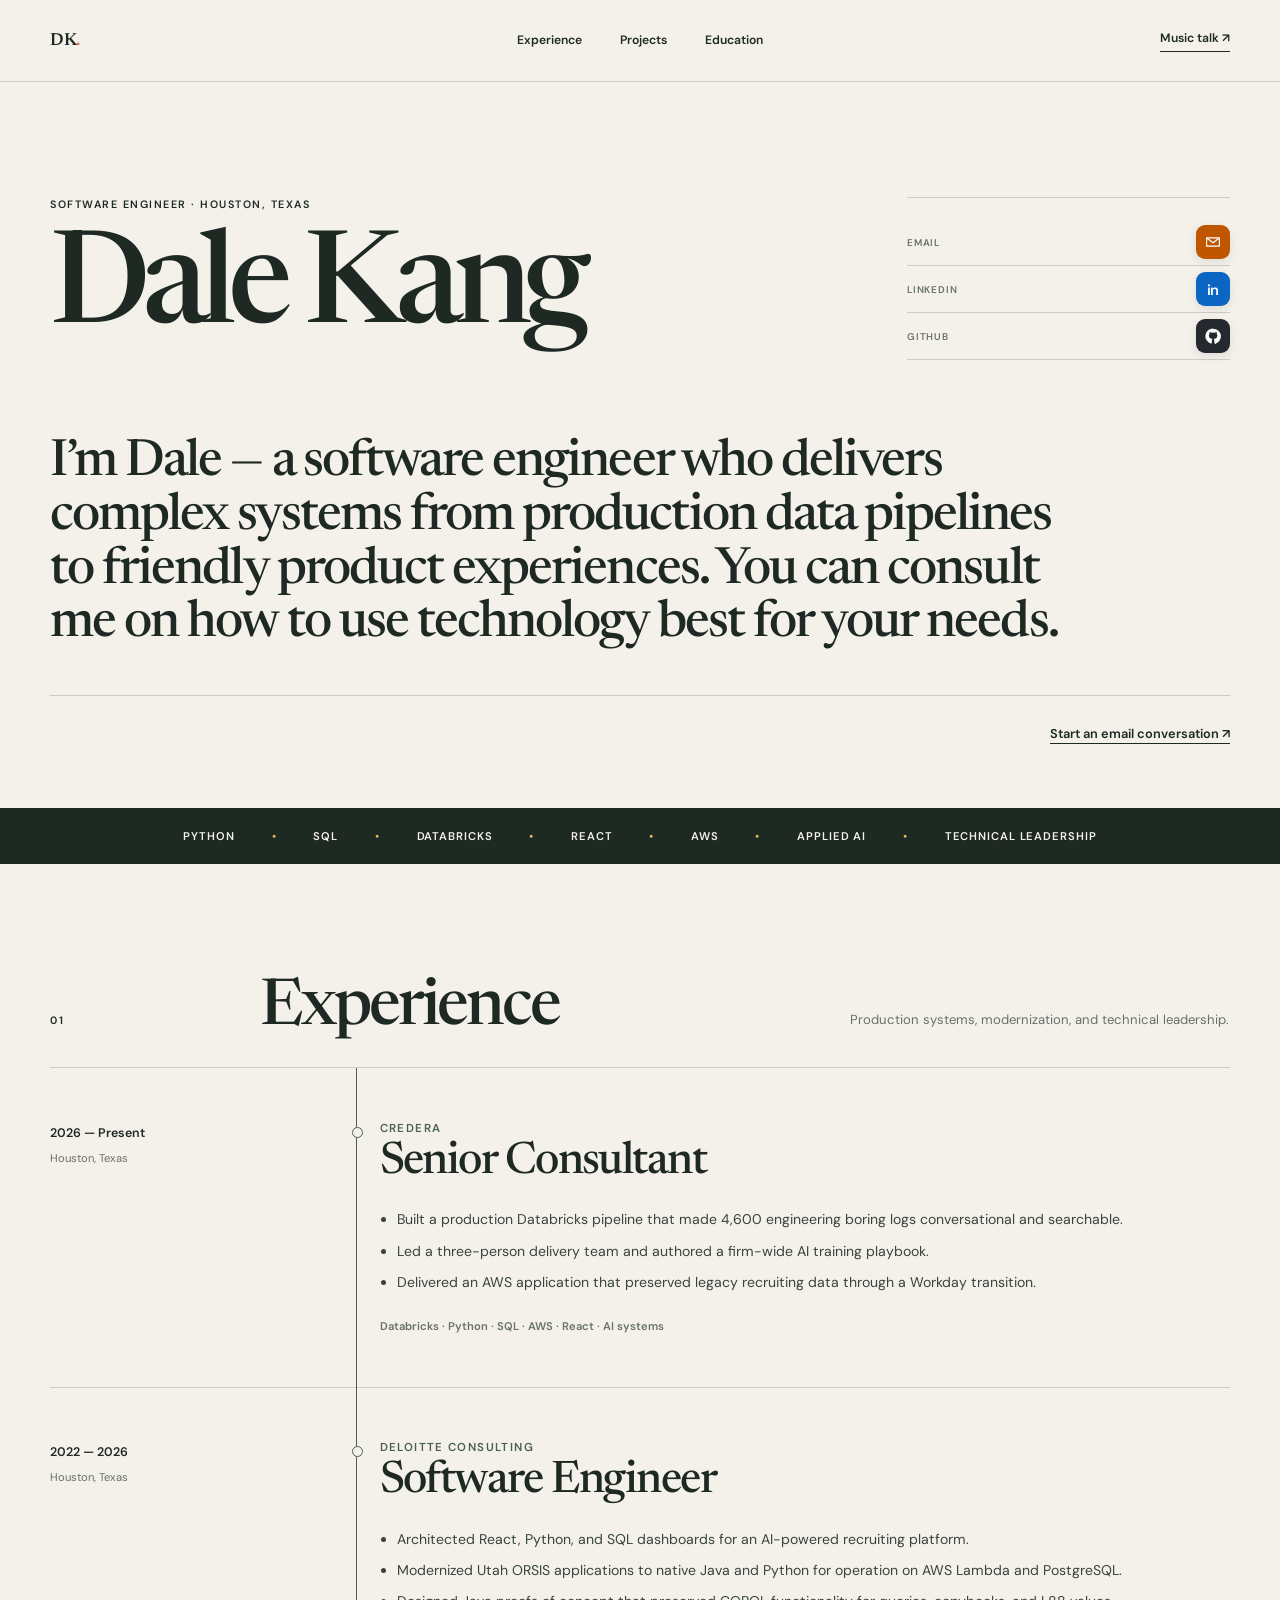
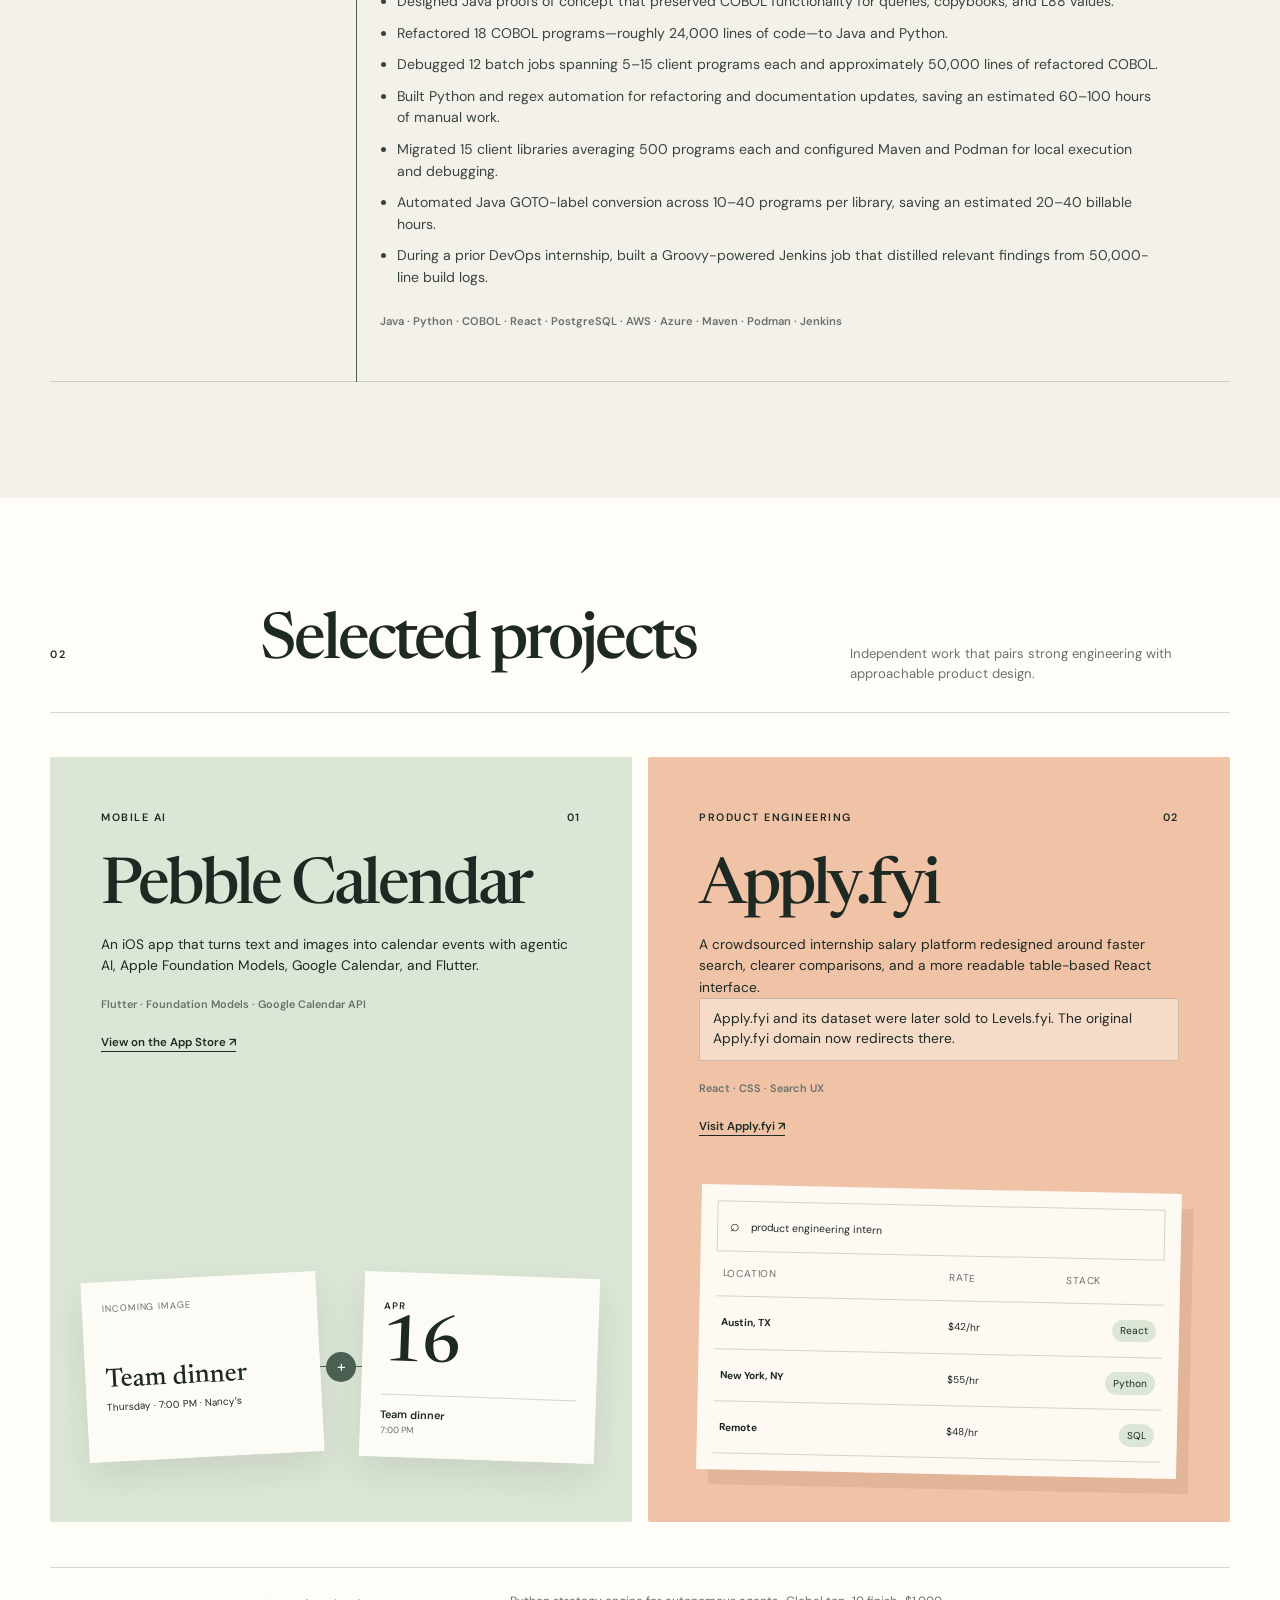
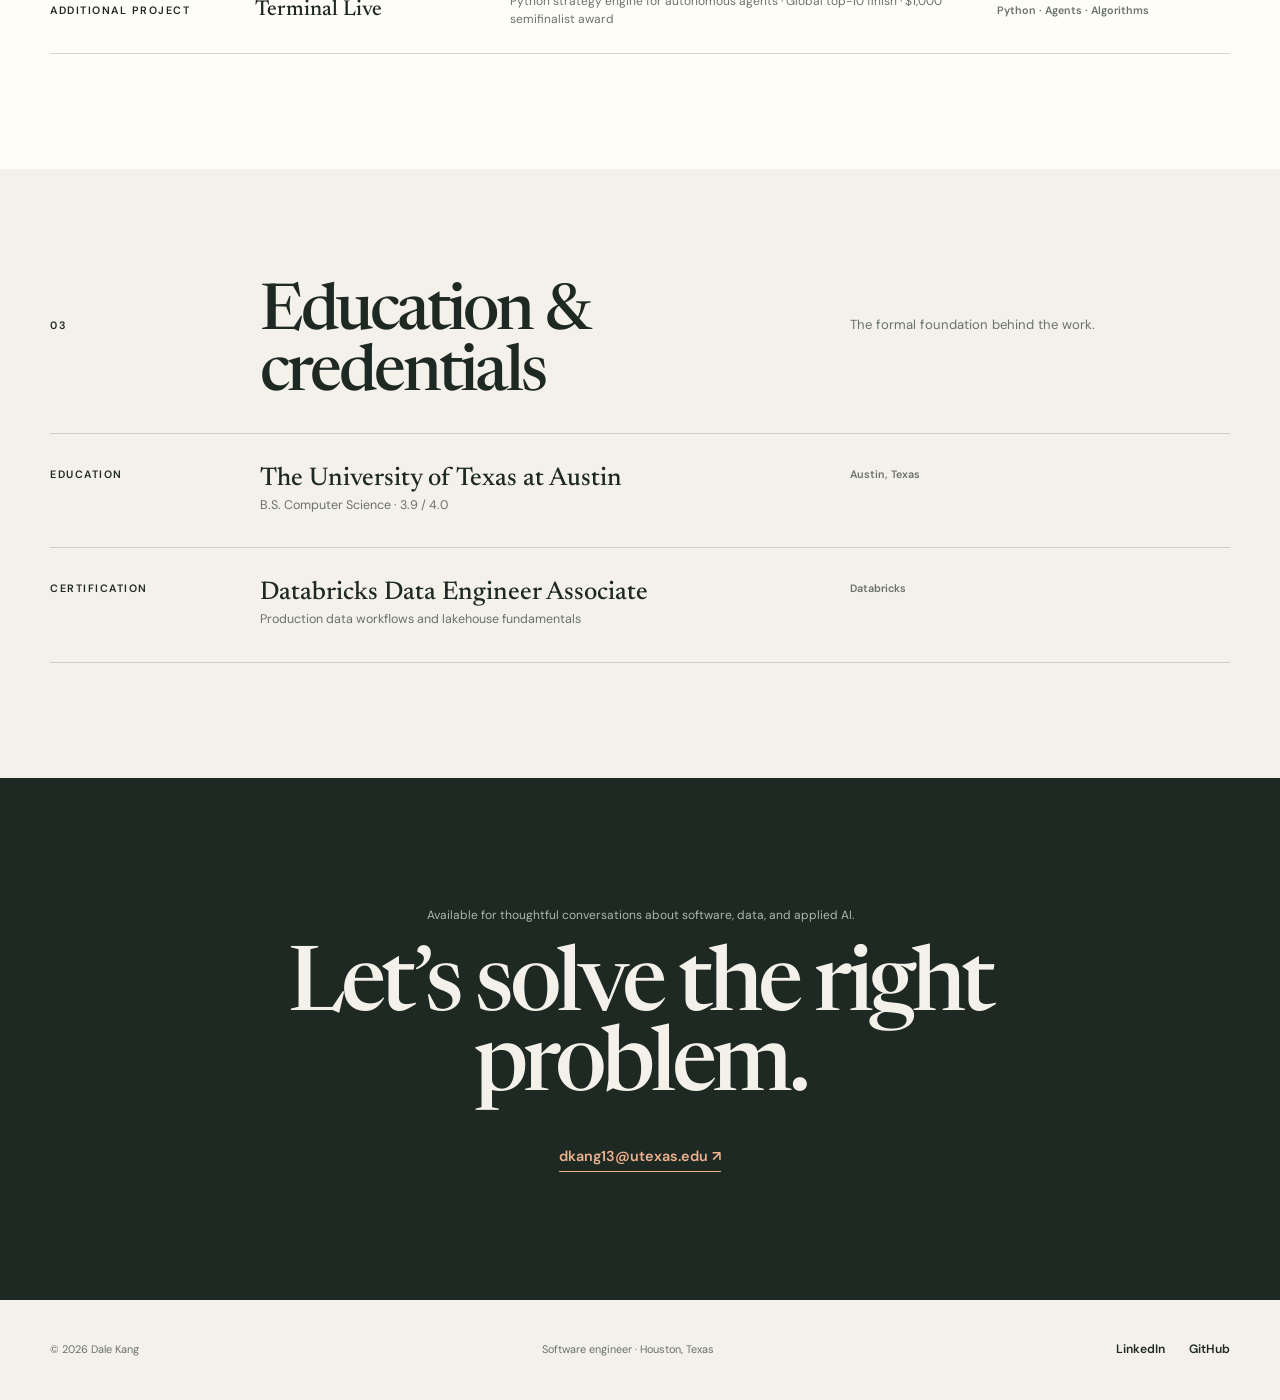
<file: index.html>
<!doctype html>
<html lang="en">
  <head>
    <meta charset="UTF-8" />
    <meta name="viewport" content="width=device-width, initial-scale=1.0" />
    <meta name="description" content="Dale Kang is a software engineer delivering complex systems, from production data pipelines to friendly product experiences." />
    <meta name="theme-color" content="#f4f1ea" />
    <meta property="og:title" content="Dale Kang — Software Engineer" />
    <meta property="og:description" content="Experience, selected projects, and contact information for software engineer Dale Kang." />
    <meta property="og:type" content="website" />
    <title>Dale Kang — Software Engineer</title>
    <link rel="icon" href="favicon.svg" type="image/svg+xml" />
    <link rel="preconnect" href="https://fonts.googleapis.com" />
    <link rel="preconnect" href="https://fonts.gstatic.com" crossorigin />
    <link href="https://fonts.googleapis.com/css2?family=DM+Sans:wght@400;500;600&family=Newsreader:opsz,wght@6..72,500;6..72,600&display=swap" rel="stylesheet" />
    <link rel="stylesheet" href="styles.css" />
    <script src="script.js" defer></script>
  </head>
  <body>
    <a class="skip-link" href="#main">Skip to content</a>

    <header class="site-header" data-header>
      <a class="wordmark" href="#top" aria-label="Dale Kang, home">DK<span>.</span></a>
      <nav aria-label="Primary navigation">
        <a href="#experience">Experience</a>
        <a href="#projects">Projects</a>
        <a href="#education">Education</a>
      </nav>
      <a class="header-link" href="classical-music.html">Music talk <span aria-hidden="true">↗</span></a>
    </header>

    <main id="main">
      <section class="resume-hero" id="top">
        <div class="hero-heading">
          <p class="kicker">Software engineer · Houston, Texas</p>
          <h1>Dale Kang</h1>
        </div>

        <div class="contact-list" aria-label="Contact information">
          <div class="contact-item">
            <span class="contact-label">Email</span>
            <a class="contact-icon-button contact-email" href="mailto:dkang13@utexas.edu" aria-label="Send Dale an email">
              <svg viewBox="0 0 24 24" aria-hidden="true"><path d="M3.5 6.5h17v11h-17z"/><path d="m4 7 8 6 8-6"/></svg>
            </a>
          </div>
          <div class="contact-item">
            <span class="contact-label">LinkedIn</span>
            <a class="contact-icon-button contact-linkedin contact-logo-type" href="https://www.linkedin.com/in/dale-kang-77a253178" target="_blank" rel="noreferrer" aria-label="View Dale's LinkedIn profile">in</a>
          </div>
          <div class="contact-item">
            <span class="contact-label">GitHub</span>
            <a class="contact-icon-button contact-github" href="https://github.com/dmkang13" target="_blank" rel="noreferrer" aria-label="View Dale's GitHub projects">
              <svg viewBox="0 0 24 24" aria-hidden="true"><path d="M12 2.7a9.5 9.5 0 0 0-3 18.5c.5.1.7-.2.7-.5v-1.8c-2.8.6-3.4-1.2-3.4-1.2-.5-1.2-1.1-1.5-1.1-1.5-.9-.6.1-.6.1-.6 1 0 1.6 1.1 1.6 1.1.9 1.6 2.4 1.1 2.9.9.1-.7.4-1.1.6-1.3-2.3-.3-4.7-1.1-4.7-5.1 0-1.1.4-2 1-2.7-.1-.3-.4-1.3.1-2.7 0 0 .8-.3 2.8 1a9.6 9.6 0 0 1 5.1 0c2-1.3 2.8-1 2.8-1 .5 1.4.2 2.4.1 2.7.6.7 1 1.6 1 2.7 0 4-2.4 4.8-4.7 5.1.4.3.7 1 .7 1.9v2.8c0 .4.2.6.7.5a9.5 9.5 0 0 0-3.1-18.5Z"/></svg>
            </a>
          </div>
        </div>

        <p class="hero-statement">
          I’m Dale — a software engineer who delivers complex systems from production data
          pipelines to friendly product experiences. You can consult me on how to use technology
          best for your needs.
        </p>

        <div class="hero-summary">
          <a class="resume-link" href="mailto:dkang13@utexas.edu">Start an email conversation <span aria-hidden="true">↗</span></a>
        </div>
      </section>

      <section class="resume-strip" aria-label="Core capabilities">
        <span>Python</span><span>SQL</span><span>Databricks</span><span>React</span><span>AWS</span><span>Applied AI</span><span>Technical leadership</span>
      </section>

      <section class="resume-section experience-section" id="experience">
        <header class="section-label">
          <p>01</p>
          <h2>Experience</h2>
          <p>Production systems, modernization, and technical leadership.</p>
        </header>

        <div class="timeline" data-timeline>
          <div class="timeline-line" aria-hidden="true"><span></span></div>
          <article class="role timeline-item">
            <div class="role-meta"><time>2026 — Present</time><p>Houston, Texas</p></div>
            <div class="role-body">
              <p class="company">Credera</p>
              <h3>Senior Consultant</h3>
              <ul>
                <li>Built a production Databricks pipeline that made 4,600 engineering boring logs conversational and searchable.</li>
                <li>Led a three-person delivery team and authored a firm-wide AI training playbook.</li>
                <li>Delivered an AWS application that preserved legacy recruiting data through a Workday transition.</li>
              </ul>
              <p class="role-skills">Databricks · Python · SQL · AWS · React · AI systems</p>
            </div>
          </article>

          <article class="role timeline-item">
            <div class="role-meta"><time>2022 — 2026</time><p>Houston, Texas</p></div>
            <div class="role-body">
              <p class="company">Deloitte Consulting</p>
              <h3>Software Engineer</h3>
              <ul>
                <li>Architected React, Python, and SQL dashboards for an AI-powered recruiting platform.</li>
                <li>Modernized Utah ORSIS applications to native Java and Python for operation on AWS Lambda and PostgreSQL.</li>
                <li>Designed Java proofs of concept that preserved COBOL functionality for queries, copybooks, and L88 values.</li>
                <li>Refactored 18 COBOL programs—roughly 24,000 lines of code—to Java and Python.</li>
                <li>Debugged 12 batch jobs spanning 5–15 client programs each and approximately 50,000 lines of refactored COBOL.</li>
                <li>Built Python and regex automation for refactoring and documentation updates, saving an estimated 60–100 hours of manual work.</li>
                <li>Migrated 15 client libraries averaging 500 programs each and configured Maven and Podman for local execution and debugging.</li>
                <li>Automated Java GOTO-label conversion across 10–40 programs per library, saving an estimated 20–40 billable hours.</li>
                <li>During a prior DevOps internship, built a Groovy-powered Jenkins job that distilled relevant findings from 50,000-line build logs.</li>
              </ul>
              <p class="role-skills">Java · Python · COBOL · React · PostgreSQL · AWS · Azure · Maven · Podman · Jenkins</p>
            </div>
          </article>
        </div>
      </section>

      <section class="resume-section projects-section" id="projects">
        <header class="section-label">
          <p>02</p>
          <h2>Selected projects</h2>
          <p>Independent work that pairs strong engineering with approachable product design.</p>
        </header>

        <div class="project-grid">
          <article class="project-card pebble-card">
            <div class="project-card-copy">
              <div class="project-topline"><span>Mobile AI</span><span>01</span></div>
              <h3>Pebble Calendar</h3>
              <p>An iOS app that turns text and images into calendar events with agentic AI, Apple Foundation Models, Google Calendar, and Flutter.</p>
              <p class="project-tech">Flutter · Foundation Models · Google Calendar API</p>
              <a href="https://apps.apple.com/us/app/pebble-calendar-v1/id6778887411" target="_blank" rel="noreferrer">View on the App Store <span aria-hidden="true">↗</span></a>
            </div>
            <div class="pebble-demo" aria-label="Illustration of Pebble Calendar converting a photo into an event">
              <div class="source-note"><span>Incoming image</span><strong>Team dinner</strong><small>Thursday · 7:00 PM · Nancy’s</small></div>
              <div class="conversion-path" aria-hidden="true"><span>+</span></div>
              <div class="calendar-result"><span>APR</span><strong>16</strong><p>Team dinner<small>7:00 PM</small></p></div>
            </div>
          </article>

          <article class="project-card apply-card">
            <div class="project-card-copy">
              <div class="project-topline"><span>Product engineering</span><span>02</span></div>
              <h3>Apply.fyi</h3>
              <p>A crowdsourced internship salary platform redesigned around faster search, clearer comparisons, and a more readable table-based React interface.</p>
              <p class="project-note">Apply.fyi and its dataset were later sold to Levels.fyi. The original Apply.fyi domain now redirects there.</p>
              <p class="project-tech">React · CSS · Search UX</p>
              <a href="https://apply.fyi" target="_blank" rel="noreferrer">Visit Apply.fyi <span aria-hidden="true">↗</span></a>
            </div>
            <div class="salary-table" aria-label="Illustration of internship results in Apply.fyi">
              <div class="salary-search"><span aria-hidden="true">⌕</span> product engineering intern</div>
              <div class="salary-row salary-head"><span>Location</span><span>Rate</span><span>Stack</span></div>
              <div class="salary-row"><strong>Austin, TX</strong><span>$42/hr</span><em>React</em></div>
              <div class="salary-row"><strong>New York, NY</strong><span>$55/hr</span><em>Python</em></div>
              <div class="salary-row"><strong>Remote</strong><span>$48/hr</span><em>SQL</em></div>
            </div>
          </article>
        </div>

        <div class="additional-project" aria-label="Additional project">
          <span>Additional project</span><strong>Terminal Live</strong>
          <p>Python strategy engine for autonomous agents · Global top-10 finish · $1,000 semifinalist award</p>
          <span>Python · Agents · Algorithms</span>
        </div>
      </section>

      <section class="resume-section credentials-section" id="education">
        <header class="section-label">
          <p>03</p>
          <h2>Education &amp; credentials</h2>
          <p>The formal foundation behind the work.</p>
        </header>
        <div class="credential-list">
          <article><span>Education</span><div><h3>The University of Texas at Austin</h3><p>B.S. Computer Science · 3.9 / 4.0</p></div><span>Austin, Texas</span></article>
          <article><span>Certification</span><div><h3>Databricks Data Engineer Associate</h3><p>Production data workflows and lakehouse fundamentals</p></div><span>Databricks</span></article>
        </div>
      </section>

      <section class="contact-section">
        <p>Available for thoughtful conversations about software, data, and applied AI.</p>
        <h2>Let’s solve the right problem.</h2>
        <a href="mailto:dkang13@utexas.edu">dkang13@utexas.edu <span aria-hidden="true">↗</span></a>
      </section>
    </main>

    <footer>
      <p>© <span data-year></span> Dale Kang</p>
      <p>Software engineer · Houston, Texas</p>
      <div>
        <a href="https://www.linkedin.com/in/dale-kang-77a253178" target="_blank" rel="noreferrer">LinkedIn</a>
        <a href="https://github.com/dmkang13" target="_blank" rel="noreferrer">GitHub</a>
      </div>
    </footer>
  </body>
</html>
</file>
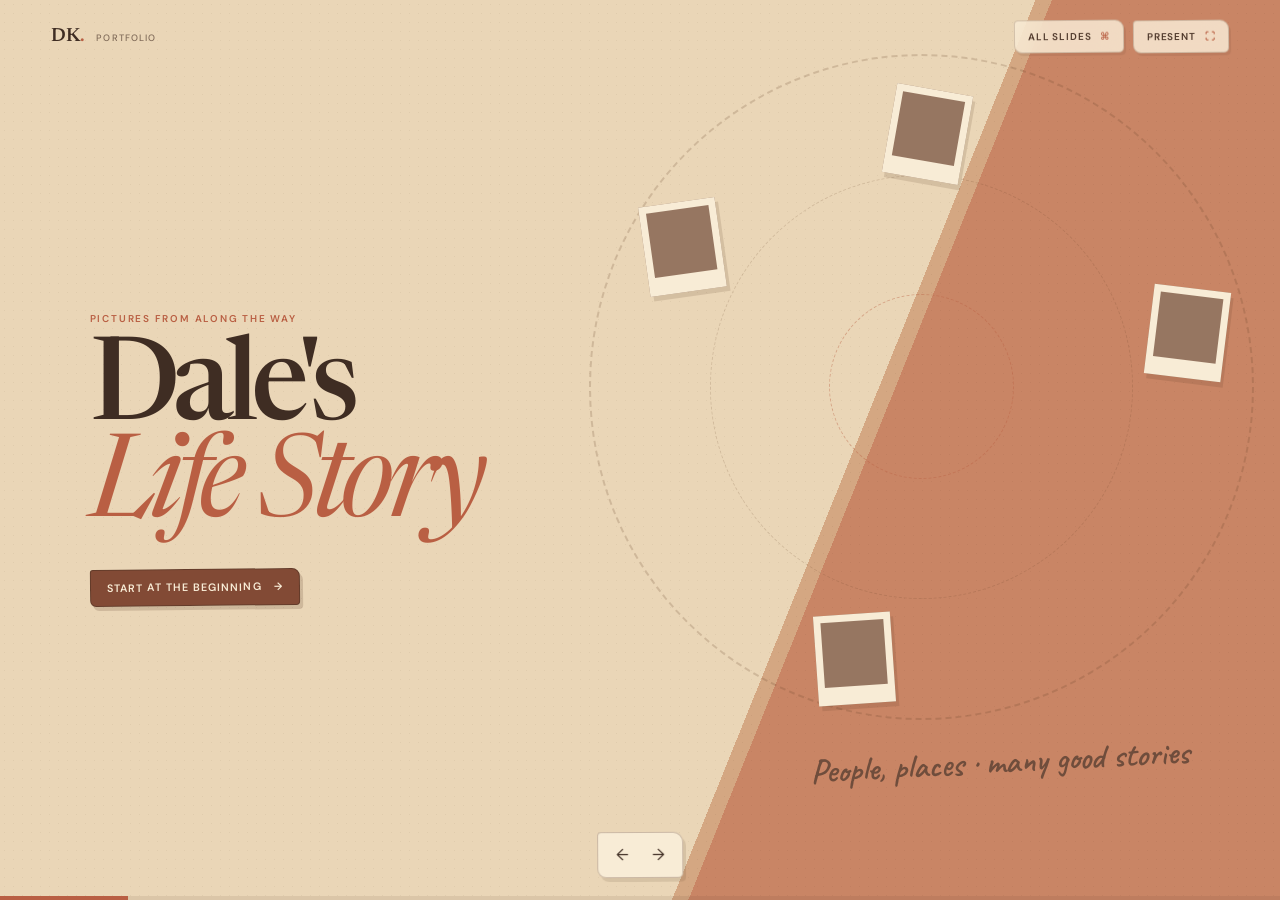
<file: life-story.html>
<!doctype html>
<html lang="en">
  <head>
    <meta charset="UTF-8" />
    <meta name="viewport" content="width=device-width, initial-scale=1.0" />
    <meta name="theme-color" content="#171310" />
    <meta
      name="description"
      content="Dale's Life Story — a photo presentation through the places, people, and music that shaped him."
    />
    <title>Dale's Life Story</title>
    <link rel="preconnect" href="https://fonts.googleapis.com" />
    <link rel="preconnect" href="https://fonts.gstatic.com" crossorigin />
    <link
      href="https://fonts.googleapis.com/css2?family=Caveat:wght@500;600&family=DM+Sans:wght@400;500;600&family=Newsreader:opsz,wght@6..72,400;6..72,500;6..72,600&display=swap"
      rel="stylesheet"
    />
    <link rel="stylesheet" href="life-story.css?v=centered-photo-stage" />
    <script src="life-story.js?v=dynamic-photo-discovery" defer></script>
  </head>
  <body>
    <a class="skip-link" href="#story-deck">Skip to the story</a>

    <header class="story-header">
      <a class="back-link" href="index.html" aria-label="Back to Dale Kang's portfolio">
        DK<span>.</span> <small>Portfolio</small>
      </a>
      <div class="header-actions">
        <button type="button" data-overview aria-haspopup="dialog">All slides <span>⌘</span></button>
        <button type="button" data-fullscreen>Present <span>⛶</span></button>
      </div>
    </header>

    <main class="story-deck" id="story-deck"></main>

    <nav class="deck-controls" aria-label="Slide navigation">
      <button type="button" data-prev aria-label="Previous slide">←</button>
      <button type="button" data-next aria-label="Next slide">→</button>
    </nav>
    <div class="progress" aria-hidden="true"><span data-progress></span></div>

    <dialog class="overview" data-overview-dialog>
      <div class="overview-head">
        <div><p class="eyebrow">Dale's Life Story</p><h2>Choose a moment</h2></div>
        <button type="button" data-close-overview>Close <span>×</span></button>
      </div>
      <nav class="overview-grid" aria-label="Presentation slides"></nav>
    </dialog>

    <dialog class="photo-viewer" data-photo-viewer>
      <div class="viewer-top">
        <p data-viewer-title>Photo</p>
        <button type="button" data-close-viewer>Close <span>×</span></button>
      </div>
      <div class="viewer-stage">
        <button type="button" data-viewer-prev aria-label="Previous photo">←</button>
        <img data-viewer-image alt="" />
        <button type="button" data-viewer-next aria-label="Next photo">→</button>
      </div>
      <p class="viewer-count" data-viewer-count></p>
    </dialog>
  </body>
</html>
</file>
<file: styles.css>
:root {
  --ink: #1e2924;
  --muted: #69716c;
  --paper: #f4f1ea;
  --cream: #fffdf8;
  --sage: #c8d6c1;
  --sage-deep: #496052;
  --peach: #efb28f;
  --gold: #e4ba5d;
  --line: rgba(30, 41, 36, 0.18);
  --serif: "Newsreader", Georgia, serif;
  --sans: "DM Sans", system-ui, sans-serif;
}

* { box-sizing: border-box; }
html { scroll-behavior: smooth; }
body {
  margin: 0;
  color: var(--ink);
  background: var(--paper);
  font-family: var(--sans);
  line-height: 1.55;
  -webkit-font-smoothing: antialiased;
}
a { color: inherit; }
.skip-link { position: fixed; top: -100px; left: 1rem; z-index: 20; padding: .65rem 1rem; color: white; background: var(--ink); }
.skip-link:focus { top: 1rem; }

.site-header {
  position: sticky;
  top: 0;
  z-index: 10;
  width: 100%;
  min-height: 82px;
  margin: 0 auto;
  padding-inline: max(24px, calc((100% - 1180px) / 2));
  display: grid;
  grid-template-columns: 1fr auto 1fr;
  align-items: center;
  background: rgba(244, 241, 234, .94);
  border-bottom: 1px solid var(--line);
  backdrop-filter: blur(14px);
  -webkit-backdrop-filter: blur(14px);
}
.wordmark { justify-self: start; font: 600 1.1rem var(--serif); letter-spacing: -.02em; text-decoration: none; }
.wordmark span { color: #c9694f; }
nav { display: flex; justify-content: center; gap: clamp(1.2rem, 3vw, 2.6rem); }
nav a, .header-link, footer a { font-size: .76rem; font-weight: 600; text-decoration: none; }
nav a:hover, .header-link:hover, footer a:hover { color: var(--sage-deep); }
.header-link { justify-self: end; padding-bottom: .15rem; border-bottom: 1px solid currentColor; }

.resume-hero, .resume-section, footer {
  width: min(1180px, calc(100% - 48px));
  margin-inline: auto;
}
.resume-hero {
  min-height: 680px;
  padding: clamp(4.5rem, 9vw, 8rem) 0 4rem;
  display: grid;
  grid-template-columns: minmax(0, 1.65fr) minmax(270px, .7fr);
  gap: 2.7rem 6rem;
  align-content: center;
}
.kicker, .section-label > p:first-child, .project-topline, .additional-project > span, .credential-list article > span {
  margin: 0;
  font-size: .67rem;
  font-weight: 600;
  letter-spacing: .14em;
  text-transform: uppercase;
}
.hero-heading { display: grid; gap: .8rem; }
.hero-heading .kicker { line-height: 1.4; }
h1 { margin: 0; font: 500 clamp(4.8rem, 10vw, 9.4rem)/.88 var(--serif); letter-spacing: -.065em; }
.contact-list { align-self: end; padding-top: 1.3rem; border-top: 1px solid var(--line); }
.contact-item { display: flex; align-items: center; justify-content: space-between; min-height: 46px; padding: .38rem 0; border-bottom: 1px solid var(--line); }
.contact-icon-button { width: 34px; height: 34px; display: grid; place-items: center; border-radius: 9px; color: white; text-decoration: none; box-shadow: 0 3px 9px rgba(30,41,36,.1); transition: transform .2s ease, box-shadow .2s ease; }
.contact-icon-button:hover { transform: translateY(-2px); box-shadow: 0 6px 14px rgba(30,41,36,.16); }
.contact-icon-button:focus-visible { outline: 2px solid var(--ink); outline-offset: 3px; }
.contact-icon-button svg { width: 18px; height: 18px; fill: currentColor; stroke: currentColor; stroke-width: 1.5; stroke-linecap: round; stroke-linejoin: round; }
.contact-email { background: #bf5700; }
.contact-email svg { fill: none; }
.contact-linkedin { background: #0a66c2; }
.contact-github { background: #24292f; }
.contact-logo-type { padding-top: 2px; font-size: .92rem; font-weight: 600; letter-spacing: -.04em; }
.contact-label { color: var(--muted); font-size: .61rem; font-weight: 600; letter-spacing: .08em; text-transform: uppercase; }
.hero-statement {
  grid-column: 1 / -1;
  max-width: 1050px;
  margin: 2.1rem 0 0;
  font: 500 clamp(2rem, 4vw, 4rem)/1.05 var(--serif);
  letter-spacing: -.038em;
}
.hero-summary { grid-column: 1 / -1; display: grid; justify-items: end; padding-top: 1.7rem; border-top: 1px solid var(--line); }
.resume-link { font-size: .8rem; font-weight: 600; text-decoration: none; border-bottom: 1px solid; }

.resume-strip { display: flex; flex-wrap: wrap; justify-content: center; gap: .9rem 2.3rem; padding: 1.2rem max(24px, calc((100% - 1180px) / 2)); color: var(--paper); background: var(--ink); }
.resume-strip span { font-size: .7rem; font-weight: 600; letter-spacing: .08em; text-transform: uppercase; }
.resume-strip span::before { content: "•"; margin-right: 2.3rem; color: var(--gold); }
.resume-strip span:first-child::before { content: none; }

.resume-section { padding: clamp(5rem, 9vw, 8.5rem) 0; }
.section-label { display: grid; grid-template-columns: .35fr 1.1fr .75fr; align-items: baseline; gap: 2rem; padding-bottom: 1.7rem; border-bottom: 1px solid var(--line); }
.section-label h2 { margin: 0; font: 500 clamp(2.6rem, 5vw, 5rem)/.95 var(--serif); letter-spacing: -.045em; }
.section-label > p:last-child { max-width: 390px; margin: 0; color: var(--muted); font-size: .82rem; }

.timeline { position: relative; }
.timeline-line { position: absolute; top: 0; bottom: 0; left: calc(26% - 1px); width: 1px; overflow: hidden; background: var(--line); }
.timeline-line span { display: block; width: 100%; height: 100%; background: var(--sage-deep); transform: scaleY(0); transform-origin: top; transition: transform 1.3s cubic-bezier(.22,1,.36,1); }
.timeline.is-visible .timeline-line span { transform: scaleY(1); }
.role { position: relative; display: grid; grid-template-columns: .35fr 1fr; gap: 2rem; padding: 3.2rem 0; border-bottom: 1px solid var(--line); }
.role::before { content: ""; position: absolute; top: 3.65rem; left: calc(26% - 5px); width: 9px; height: 9px; border-radius: 50%; background: var(--paper); border: 1px solid var(--sage-deep); transform: scale(0); transition: transform .45s ease .4s, background .3s ease; }
.timeline.is-visible .role::before { transform: scale(1); }
.role:hover::before { background: var(--sage-deep); }
.role-meta time { font-size: .78rem; font-weight: 600; }
.role-meta p { margin: .35rem 0 0; color: var(--muted); font-size: .7rem; }
.company { margin: 0 0 .2rem; color: var(--sage-deep); font-size: .72rem; font-weight: 600; text-transform: uppercase; letter-spacing: .12em; }
.role h3 { margin: 0; font: 500 clamp(2rem, 3.5vw, 3.1rem)/1 var(--serif); letter-spacing: -.035em; }
.role ul { max-width: 780px; margin: 1.5rem 0; padding-left: 1.1rem; color: #38443e; font-size: .88rem; }
.role li + li { margin-top: .6rem; }
.role-skills { margin: 0; color: var(--muted); font-size: .7rem; font-weight: 600; }

.projects-section { width: 100%; padding-inline: max(24px, calc((100% - 1180px) / 2)); background: var(--cream); }
.project-grid { display: grid; grid-template-columns: 1fr 1fr; gap: 1rem; margin-top: 2.8rem; }
.project-card { min-height: 690px; display: flex; flex-direction: column; overflow: hidden; border-radius: 2px; }
.pebble-card { background: #dce6d6; }
.apply-card { background: #f0c3a6; }
.project-card-copy { padding: clamp(1.8rem, 4vw, 3.4rem); }
.project-topline { display: flex; justify-content: space-between; }
.project-card h3 { margin: 2.2rem 0 1rem; font: 500 clamp(2.8rem, 5vw, 4.8rem)/.9 var(--serif); letter-spacing: -.05em; }
.project-card-copy > p:not(.project-tech) { max-width: 480px; margin: 0; font-size: .86rem; }
.project-card-copy > .project-note { width: fit-content; margin-top: 1.25rem; padding: .65rem .8rem; border: 1px solid rgba(30,41,36,.2); border-radius: 2px; background: rgba(255,253,248,.42); font-size: .68rem; line-height: 1.45; }
.project-tech { margin: 1.2rem 0 0; color: var(--muted); font-size: .68rem; font-weight: 600; }
.project-card-copy > a { display: inline-block; margin-top: 1.3rem; font-size: .72rem; font-weight: 600; text-decoration: none; border-bottom: 1px solid; }
.pebble-demo { min-height: 310px; margin-top: auto; padding: 2.2rem; display: grid; grid-template-columns: 1fr 42px 1fr; align-items: center; }
.source-note, .calendar-result { min-height: 180px; padding: 1.25rem; background: rgba(255,253,248,.94); box-shadow: 0 14px 35px rgba(30,41,36,.1); }
.source-note { transform: rotate(-3deg); }
.source-note span { display: block; color: var(--muted); font-size: .58rem; text-transform: uppercase; letter-spacing: .1em; }
.source-note strong { display: block; margin-top: 3.2rem; font: 500 1.65rem var(--serif); }
.source-note small { font-size: .62rem; }
.conversion-path { position: relative; z-index: 2; height: 1px; background: var(--sage-deep); }
.conversion-path span { position: absolute; top: 50%; left: 50%; width: 30px; height: 30px; display: grid; place-items: center; border-radius: 50%; color: white; background: var(--sage-deep); transform: translate(-50%, -50%); }
.calendar-result { transform: rotate(2deg); }
.calendar-result > span { font-size: .6rem; font-weight: 600; letter-spacing: .12em; }
.calendar-result > strong { display: block; font: 500 4rem/.9 var(--serif); }
.calendar-result p { margin: 1.2rem 0 0; padding-top: .7rem; border-top: 1px solid var(--line); font-size: .68rem; font-weight: 600; }
.calendar-result small { display: block; color: var(--muted); font-weight: 400; }
.salary-table { margin: auto clamp(1.5rem, 4vw, 3.4rem) 3rem; padding: 1rem; background: rgba(255,253,248,.94); box-shadow: 12px 15px 0 rgba(102,63,43,.1); transform: rotate(1.2deg); }
.salary-search { padding: .75rem; border: 1px solid var(--line); font-size: .65rem; }
.salary-search span { margin-right: .5rem; font-size: 1rem; }
.salary-row { display: grid; grid-template-columns: 1.2fr .6fr .5fr; gap: .5rem; align-items: center; padding: .9rem .4rem; border-bottom: 1px solid var(--line); font-size: .63rem; }
.salary-head { color: var(--muted); text-transform: uppercase; letter-spacing: .08em; }
.salary-row em { justify-self: end; padding: .22rem .5rem; background: #dce6d6; border-radius: 30px; font-style: normal; }
.additional-project { display: grid; grid-template-columns: .55fr .7fr 1.4fr .7fr; gap: 1.4rem; align-items: center; margin-top: 2.8rem; padding: 1.5rem 0; border-top: 1px solid var(--line); border-bottom: 1px solid var(--line); }
.additional-project strong { font: 500 1.35rem var(--serif); }
.additional-project p { margin: 0; color: var(--muted); font-size: .75rem; }
.additional-project > span:last-child { color: var(--muted); letter-spacing: 0; text-transform: none; }

.credential-list { border-top: 0; }
.credential-list article { display: grid; grid-template-columns: .35fr 1.1fr .75fr; gap: 2rem; align-items: start; padding: 2rem 0; border-bottom: 1px solid var(--line); }
.credential-list h3 { margin: 0; font: 500 1.6rem var(--serif); }
.credential-list article p { margin: .25rem 0 0; color: var(--muted); font-size: .78rem; }
.credential-list article > span:last-child { color: var(--muted); letter-spacing: 0; text-transform: none; }

.contact-section { padding: clamp(5rem, 10vw, 9rem) 24px; text-align: center; color: var(--paper); background: var(--ink); }
.contact-section p { margin: 0 0 1.5rem; color: #abb7b0; font-size: .75rem; }
.contact-section h2 { max-width: 900px; margin: 0 auto; font: 500 clamp(3rem, 7vw, 6.5rem)/.9 var(--serif); letter-spacing: -.05em; }
.contact-section a { display: inline-block; margin-top: 2.2rem; padding-bottom: .2rem; color: var(--peach); font-size: .9rem; font-weight: 600; text-decoration: none; border-bottom: 1px solid; }
footer { min-height: 100px; display: flex; align-items: center; justify-content: space-between; gap: 2rem; }
footer p { margin: 0; color: var(--muted); font-size: .68rem; }
footer div { display: flex; gap: 1.5rem; }

@media (max-width: 800px) {
  .site-header { grid-template-columns: 1fr auto; padding: 1rem 16px; }
  nav { grid-row: 2; grid-column: 1 / -1; width: 100%; padding-top: 1rem; margin-top: 1rem; border-top: 1px solid var(--line); }
  .resume-hero, .resume-section, footer { width: min(100% - 32px, 1180px); }
  .resume-hero { min-height: 0; grid-template-columns: 1fr; gap: 2.4rem; }
  .contact-list { align-self: auto; }
  .hero-statement, .hero-summary { grid-column: 1; }
  .hero-summary { grid-template-columns: 1fr; align-items: start; }
  .section-label { grid-template-columns: 80px 1fr; }
  .section-label > p:last-child { grid-column: 2; }
  .timeline-line { left: 80px; }
  .role { grid-template-columns: 80px 1fr; }
  .role::before { left: 76px; }
  .project-grid { grid-template-columns: 1fr; }
  .project-card { min-height: 640px; }
  .additional-project { grid-template-columns: 1fr 2fr; }
  .additional-project p, .additional-project > span:last-child { grid-column: 2; }
  .credential-list article { grid-template-columns: 100px 1fr; }
  .credential-list article > span:last-child { grid-column: 2; }
}

@media (max-width: 520px) {
  .header-link { font-size: .68rem; }
  nav { gap: 1.15rem; }
  nav a { font-size: .7rem; }
  .resume-hero { padding-top: 4rem; }
  h1 { font-size: clamp(4rem, 23vw, 6.5rem); }
  .hero-statement { font-size: 1.9rem; }
  .section-label { grid-template-columns: 1fr; gap: .75rem; }
  .section-label > p:last-child { grid-column: 1; }
  .timeline { padding-left: 1.4rem; }
  .timeline-line { left: 0; }
  .role { grid-template-columns: 1fr; gap: 1.1rem; }
  .role::before { left: -1.65rem; }
  .role ul { padding-left: 1rem; }
  .projects-section { padding-left: 16px; padding-right: 16px; }
  .project-card { min-height: 610px; }
  .pebble-demo { padding: 1rem; grid-template-columns: 1fr 20px 1fr; }
  .source-note, .calendar-result { min-height: 160px; padding: .85rem; }
  .source-note strong { margin-top: 2.6rem; font-size: 1.3rem; }
  .calendar-result > strong { font-size: 3.3rem; }
  .conversion-path span { width: 25px; height: 25px; }
  .salary-table { margin-inline: 1rem; }
  .salary-row { grid-template-columns: 1fr .55fr .5fr; }
  .additional-project { grid-template-columns: 1fr; gap: .45rem; }
  .additional-project p, .additional-project > span:last-child { grid-column: 1; }
  .credential-list article { grid-template-columns: 1fr; gap: .65rem; }
  .credential-list article > span:last-child { grid-column: 1; }
  footer { padding: 1.8rem 0; align-items: flex-start; flex-direction: column; }
}

@media (prefers-reduced-motion: reduce) {
  html { scroll-behavior: auto; }
  *, *::before, *::after { scroll-behavior: auto !important; transition-duration: .01ms !important; }
  .timeline-line span, .role::before { transform: none; }
}
</file>
<file: life-story.css>
:root {
  --page-gutter: clamp(20px, 4vw, 64px);
  --ink: #3f2d23;
  --muted: #806b59;
  --night: #ead7b9;
  --panel: #f6ead5;
  --accent: #b95f43;
  --serif: "Newsreader", Georgia, serif;
  --sans: "DM Sans", system-ui, sans-serif;
  --hand: "Caveat", "Bradley Hand", cursive;
}

* { box-sizing: border-box; }
html, body { width: 100%; height: 100%; overflow: hidden; }
body { margin: 0; color: var(--ink); background: var(--night); font-family: var(--sans); -webkit-font-smoothing: antialiased; }
.sr-only { position: absolute !important; width: 1px !important; height: 1px !important; padding: 0 !important; margin: -1px !important; overflow: hidden !important; clip: rect(0, 0, 0, 0) !important; white-space: nowrap !important; border: 0 !important; }
button, a { color: inherit; font: inherit; }
button { cursor: pointer; }
button:focus-visible, a:focus-visible { outline: 2px solid var(--accent); outline-offset: 4px; }
.skip-link { position: fixed; z-index: 100; top: -100px; left: 1rem; padding: .7rem 1rem; color: #171310; background: #fff; border-radius: 99px; }
.skip-link:focus { top: 1rem; }

.story-header { position: fixed; z-index: 30; inset: 0 0 auto; height: 72px; padding: 0 var(--page-gutter); display: flex; align-items: center; justify-content: space-between; pointer-events: none; }
.story-header a, .story-header button { pointer-events: auto; }
.back-link { font: 600 1.2rem var(--serif); text-decoration: none; }
.back-link span { color: #b95f43; }
.back-link small { margin-left: .45rem; color: var(--muted); font: 500 .58rem var(--sans); letter-spacing: .12em; text-transform: uppercase; }
.header-actions { display: flex; gap: .5rem; }
.header-actions button { padding: .55rem .8rem; border: 1px solid rgba(86,56,38,.22); border-radius: 4px 9px 5px 8px; color: #4c3528; background: rgba(249,237,215,.82); box-shadow: 2px 3px 0 rgba(92,58,39,.11); backdrop-filter: blur(12px); font-size: .62rem; font-weight: 600; letter-spacing: .09em; text-transform: uppercase; transform: rotate(-.5deg); }
.header-actions button:hover { border-color: var(--accent); }
.header-actions span { margin-left: .35rem; color: var(--accent); }

.story-deck { position: relative; width: 100%; height: 100%; touch-action: pan-y; }
.slide { --accent: #b95f43; position: absolute; inset: 0; display: none; overflow: hidden; padding: clamp(90px, 13vh, 130px) clamp(24px, 7vw, 110px) clamp(84px, 11vh, 110px); background: var(--night); isolation: isolate; }
.slide::before { content: ""; position: absolute; z-index: -1; inset: 0; pointer-events: none; opacity: .28; background-image: radial-gradient(rgba(78,51,34,.2) .55px, transparent .75px), radial-gradient(rgba(255,255,255,.7) .6px, transparent .8px); background-position: 0 0, 5px 7px; background-size: 9px 9px, 11px 11px; mix-blend-mode: multiply; }
.slide.is-active { display: grid; animation: slideIn .48s cubic-bezier(.2,.7,.2,1) both; }
.theme-peach { --accent: #b85f45; background-color: #e8c3a4; }
.theme-gold { --accent: #9d6a24; background-color: #e8d39c; }
.theme-sage { --accent: #5f744c; background-color: #cbd0a9; }
.theme-blue { --accent: #47717a; background-color: #bbd1ca; }
.theme-plum { --accent: #79566f; background-color: #d7c0c1; }
.theme-coral { --accent: #aa4f3e; background-color: #e4b0a0; }
.theme-austin { --accent: #8b5c31; background-color: #d9c39c; }
.theme-houston { --accent: #486c70; background-color: #b9ceca; }
.eyebrow { margin: 0 0 1.2rem; color: var(--accent); font-size: clamp(.62rem, .75vw, .75rem); font-weight: 600; letter-spacing: .18em; text-transform: uppercase; }
h1, h2 { margin: 0; font: 500 clamp(4.2rem, 9vw, 9.5rem)/.84 var(--serif); letter-spacing: -.065em; }
h1 em, h2 em { color: var(--accent); font-weight: 400; }

.title-slide { align-items: center; background: linear-gradient(112deg, #ead6b7 0 63%, #d4a782 63% 64%, #c98565 64% 100%); }
.title-copy { position: relative; z-index: 2; }
.begin-button { margin-top: 2rem; padding: .65rem 1rem; border: 1px solid rgba(76,49,34,.55); border-radius: 3px 8px 4px 6px; color: #f8ecd6; background: #824a35; box-shadow: 3px 4px 0 rgba(81,48,31,.18); font-size: .67rem; font-weight: 600; letter-spacing: .1em; text-transform: uppercase; transform: rotate(-.6deg); }
.begin-button span { display: inline-block; margin-left: .5rem; transition: transform .2s; }
.begin-button:hover span { transform: translateX(5px); }
.title-note { position: absolute; right: 7vw; bottom: 13vh; margin: 0; color: #6f4d3c; font: 600 clamp(1.45rem, 2.7vw, 2.15rem) var(--hand); transform: rotate(-3deg); }
.memory-orbit { position: absolute; right: 2vw; top: 6vh; width: min(52vw, 720px); aspect-ratio: 1; border: 2px dashed rgba(101,66,42,.2); border-radius: 50%; animation: drift 13s ease-in-out infinite; }
.memory-orbit::before, .memory-orbit::after { content: ""; position: absolute; border: 1px dashed rgba(101,66,42,.18); border-radius: 50%; }
.memory-orbit::before { inset: 18%; }.memory-orbit::after { inset: 36%; border-color: color-mix(in srgb, var(--accent), transparent 60%); }
.memory-orbit i { position: absolute; width: clamp(42px, 6vw, 86px); aspect-ratio: .85; border: 7px solid #f8ecd6; border-bottom-width: 18px; background: #967661; box-shadow: 3px 5px 0 rgba(80,49,31,.14); transform: rotate(var(--r)); }
.memory-orbit i:nth-child(1) { --r: -8deg; left: 8%; top: 22%; }.memory-orbit i:nth-child(2) { --r: 7deg; right: 4%; top: 35%; }.memory-orbit i:nth-child(3) { --r: -4deg; left: 34%; bottom: 2%; }.memory-orbit i:nth-child(4) { --r: 10deg; left: 45%; top: 5%; }

.photo-card { position: relative; overflow: visible; border: 0; transition: transform .25s ease, filter .25s ease; }
.photo-card img { width: 100%; height: 100%; display: block; }
.empty-photo { display: flex; flex-direction: column; align-items: center; justify-content: center; text-align: center; }
.empty-photo > span { width: 48px; height: 48px; display: grid; place-items: center; margin-bottom: 1rem; border: 2px dashed var(--accent); border-radius: 50%; color: var(--accent); font-size: 1.5rem; }
.empty-photo b { font: 500 clamp(1.5rem, 3vw, 2.6rem) var(--serif); }
.empty-photo code { margin-top: .8rem; padding: .4rem .7rem; border-radius: 3px; color: #6a4635; background: rgba(255,246,224,.58); box-shadow: 2px 3px 0 rgba(81,51,34,.09); font-size: clamp(.55rem, .8vw, .72rem); }
.empty-photo small { margin-top: .7rem; color: var(--muted); font-size: .62rem; }

.carousel-slide { grid-template-rows: 52px minmax(0, 1fr); align-content: start; gap: 10px; padding: 78px var(--page-gutter) 8px; background-image: linear-gradient(90deg, rgba(253,240,215,.3), transparent 42%); }
.carousel-heading { position: relative; z-index: 5; width: 100%; height: 52px; justify-self: center; display: grid; grid-template-columns: 1fr auto 1fr; align-items: center; }
.carousel-heading h2 { max-width: 480px; justify-self: center; text-align: center; font-size: clamp(1.75rem, 2.7vw, 2.8rem); line-height: .9; }
.carousel-actions { position: relative; justify-self: end; display: flex; align-items: center; gap: .45rem; margin-left: 0; padding-bottom: .3rem; }
.carousel-heading .deck-controls { position: static; left: auto; bottom: auto; justify-self: start; flex: 0 0 auto; margin-left: 0; padding: .22rem .3rem; transform: rotate(-.3deg); }
.carousel-heading .deck-controls button { width: 29px; height: 29px; }
.shuffle-button { margin: 0; padding: .48rem .68rem; border: 1px dashed color-mix(in srgb, var(--accent), #56392b 32%); border-radius: 3px 8px 4px 7px; color: #513629; background: rgba(250,238,215,.55); box-shadow: 2px 3px 0 rgba(84,52,35,.09); font-size: .56rem; font-weight: 600; letter-spacing: .08em; text-transform: uppercase; transform: rotate(-.5deg); }
.shuffle-button span { display: inline-block; margin-left: .45rem; color: var(--accent); font-size: .95rem; transition: transform .35s ease; }
.shuffle-button[data-shuffle-back] span { margin: 0 .45rem 0 0; }
.shuffle-button:hover span { transform: rotate(180deg); }
.shuffle-button[data-shuffle-back]:hover span { transform: translateX(-3px); }
.shuffle-button:disabled { cursor: default; opacity: .35; }
.shuffle-timer { position: absolute; right: 0; bottom: 0; width: 100%; height: 2px; display: block; overflow: hidden; background: rgba(83,54,37,.12); }
.shuffle-timer i { display: block; width: 0; height: 100%; background: var(--accent); }
.shuffle-timer.is-running i { animation: carouselTimer 30s linear forwards; }
.carousel-grid { width: 100%; height: 100%; min-width: 0; min-height: 0; justify-self: center; display: grid; grid-template-columns: repeat(3, minmax(0, 1fr)); grid-template-rows: minmax(0, 1fr); gap: 0; padding-inline: clamp(6px, 1vw, 18px); overflow: visible; perspective: 1200px; }
.carousel-grid.is-loading { border: 2px dashed rgba(91,60,40,.2); background: linear-gradient(110deg, rgba(255,249,232,.18) 25%, rgba(255,249,232,.42) 40%, rgba(255,249,232,.18) 55%); background-size: 250% 100%; animation: shimmer 1.8s infinite; }
.carousel-grid .photo-card { grid-column: auto; grid-row: auto; width: calc(100% + clamp(16px, 2.4vw, 44px)); height: 100%; min-width: 0; min-height: 0; justify-self: center; overflow: visible; padding: 0; border: 0; background: transparent; box-shadow: none; transform: none; transform-origin: center; }
.carousel-grid .photo-card::before, .carousel-grid .photo-card span { display: none; }
.carousel-grid .photo-card:nth-child(1) { z-index: 1; justify-self: start; }
.carousel-grid .photo-card:nth-child(2) { z-index: 2; }
.carousel-grid .photo-card:nth-child(3) { z-index: 1; justify-self: end; }
.carousel-grid .photo-card:hover { z-index: 4; transform: scale(1.01); filter: none; }
.carousel-grid .photo-card img { min-height: 0; object-fit: contain; object-position: center; background: transparent; filter: drop-shadow(0 10px 16px rgba(55, 35, 25, .2)); }
.carousel-grid[data-count="1"] .photo-card { grid-column: 1 / 4; grid-row: 1; }
.carousel-grid[data-count="2"] { grid-template-columns: repeat(2, minmax(0, 1fr)); }
.carousel-grid[data-count="2"] .photo-card { grid-row: 1; }
.carousel-grid[data-count="3"] .photo-card:first-child { grid-row: auto; }
.carousel-grid.is-empty { display: grid; grid-template: 1fr / 1fr; border: 2px dashed color-mix(in srgb, var(--accent), #6f503d 30%); outline: 8px solid rgba(250,238,215,.34); outline-offset: -14px; background: rgba(250,238,215,.4); }
.carousel-grid.is-gathering .photo-card { pointer-events: none; animation: gatherIn .56s cubic-bezier(.55,.05,.55,.95) forwards; }
.carousel-grid.is-spreading .photo-card { pointer-events: none; animation: spreadOut .7s cubic-bezier(.2,.75,.2,1) both; }

.closing-slide { place-items: center; text-align: center; background: radial-gradient(circle at center, #efdcbc, #d7b58d 68%); }
.closing-slide > div:last-child { position: relative; z-index: 2; }
.closing-slide h2 { font-size: clamp(5rem, 11vw, 11rem); }
.closing-slide p:not(.eyebrow) { color: var(--muted); font: italic 400 clamp(1rem, 1.8vw, 1.4rem) var(--serif); }
.closing-lines { position: absolute; inset: 10%; border: 2px dashed rgba(89,59,41,.13); border-radius: 50%; animation: breathe 8s ease-in-out infinite; }
.closing-lines::before, .closing-lines::after { content: ""; position: absolute; border: 1px dashed rgba(89,59,41,.12); border-radius: 50%; }
.closing-lines::before { inset: 15%; }.closing-lines::after { inset: 32%; border-color: rgba(219,155,114,.2); }

.deck-controls { position: fixed; z-index: 35; left: 50%; bottom: 22px; transform: translateX(-50%) rotate(-.3deg); display: flex; align-items: center; gap: .2rem; padding: .34rem .45rem; border: 1px solid rgba(82,53,36,.28); border-radius: 4px 10px 5px 9px; background: rgba(250,239,218,.9); box-shadow: 3px 4px 0 rgba(76,48,31,.12); backdrop-filter: blur(12px); }
.deck-controls button { width: 33px; height: 33px; border: 0; border-radius: 50%; background: transparent; }
.deck-controls button:hover { background: rgba(117,76,50,.09); }
.progress { position: fixed; z-index: 35; inset: auto 0 0; height: 4px; background: rgba(93,58,38,.1); }
.progress span { display: block; width: 5%; height: 100%; background: var(--accent); transition: width .35s ease; }

dialog { color: var(--ink); }
.overview, .photo-viewer { width: 100%; max-width: none; height: 100%; max-height: none; margin: 0; padding: 0; border: 0; background: #ead7b9; }
.overview::backdrop, .photo-viewer::backdrop { background: #5b3d2d; }
.overview[open] { display: block; padding: clamp(26px, 5vw, 70px); overflow: auto; }
.overview-head { display: flex; align-items: end; justify-content: space-between; margin-bottom: 2rem; padding-bottom: 1.2rem; border-bottom: 2px dashed rgba(94,60,40,.22); }
.overview-head .eyebrow { margin-bottom: .5rem; }.overview-head h2 { font-size: clamp(2.5rem, 5vw, 5rem); }
.overview-head button, .viewer-top button { border: 0; background: transparent; font-size: .68rem; letter-spacing: .1em; text-transform: uppercase; }
.overview-head button span, .viewer-top button span { margin-left: .4rem; font-size: 1.2rem; }
.overview-grid { display: grid; grid-template-columns: repeat(4, 1fr); gap: 7px; background: transparent; }
.overview-item { min-height: 120px; padding: 1.15rem; border: 1px solid rgba(97,62,41,.18); text-align: left; color: #483125; background: #f5e8d0; box-shadow: 3px 4px 0 rgba(88,55,36,.1); transition: background .2s, transform .2s; transform: rotate(-.25deg); }
.overview-item:nth-child(even) { transform: rotate(.35deg); }
.overview-item:hover { background: #fff1d8; transform: translateY(-2px) rotate(0); }
.overview-item b, .overview-item span { display: block; }.overview-item b { color: var(--accent); font-size: .58rem; }.overview-item span { margin-top: .9rem; font: 500 clamp(1rem, 1.7vw, 1.4rem) var(--serif); }
.overview-topic { color: #f8ead2; background: #87513a; }.overview-topic span { color: #fff1da; }

.photo-viewer[open] { display: grid; grid-template-rows: auto 1fr auto; }
.viewer-top { padding: 1rem clamp(20px, 4vw, 58px); display: flex; align-items: center; justify-content: space-between; }
.viewer-top p { margin: 0; font: 500 clamp(1rem, 2vw, 1.35rem) var(--serif); }
.viewer-stage { min-height: 0; display: grid; grid-template-columns: 52px minmax(0, 1fr) 52px; align-items: center; gap: 1rem; padding: 0 2vw; }
.viewer-stage img { width: 100%; height: 100%; min-height: 0; object-fit: contain; }
.viewer-stage button { width: 46px; height: 46px; border: 1px solid rgba(80,51,34,.3); border-radius: 5px; background: rgba(255,243,219,.52); }
.viewer-stage button:disabled { visibility: hidden; }
.viewer-count { margin: 0; padding: 1rem; text-align: center; color: var(--muted); font-size: .65rem; letter-spacing: .1em; }

@keyframes slideIn { from { opacity: 0; transform: scale(1.012); } }
@keyframes drift { 50% { transform: translate(-2vw, 2vh) rotate(5deg); } }
@keyframes breathe { 50% { transform: scale(.94); opacity: .55; } }
@keyframes shimmer { to { background-position: -250% 0; } }
@keyframes carouselTimer { to { width: 100%; } }
@keyframes gatherIn { to { transform: translate(var(--gather-x), var(--gather-y)) scale(.42) rotate(0deg); opacity: 0; } }
@keyframes spreadOut {
  from { transform: translate(var(--gather-x), var(--gather-y)) scale(.42) rotate(0deg); opacity: 0; }
  to { transform: rotate(var(--rotation, 0deg)); opacity: 1; }
}

@media (min-width: 900px) and (min-aspect-ratio: 3 / 2) {
  .carousel-grid { position: relative; display: block; padding-inline: 0; }
  .carousel-grid .photo-card { position: absolute; inset-block: 0; width: 36%; }
  .carousel-grid .photo-card:nth-child(1) { left: 0; }
  .carousel-grid .photo-card:nth-child(2) { left: 32%; }
  .carousel-grid .photo-card:nth-child(3) { right: 0; }
  .carousel-grid[data-count="1"] .photo-card { left: 0; width: 100%; }
  .carousel-grid[data-count="2"] .photo-card { width: 52%; }
  .carousel-grid[data-count="2"] .photo-card:nth-child(1) { left: 0; }
  .carousel-grid[data-count="2"] .photo-card:nth-child(2) { right: 0; left: auto; }
}

@media (max-width: 900px) {
  .carousel-slide { gap: .55rem; }
  .carousel-heading h2 { font-size: clamp(2.15rem, 7vw, 3.5rem); }
  .overview-grid { grid-template-columns: repeat(3, 1fr); }
}

@media (max-width: 620px) {
  .story-header { height: 58px; padding: 0 16px; }.back-link small { display: none; }.header-actions button { padding: .45rem .6rem; }.header-actions button span { display: none; }
  .slide { padding: 76px 16px 72px; }.title-slide h1 { font-size: clamp(4.1rem, 21vw, 6.8rem); }.title-note { right: 18px; bottom: 80px; }.memory-orbit { width: 80vw; right: -26vw; opacity: .55; }
  .carousel-slide { grid-template-rows: 52px minmax(0, 1fr); padding: 66px 14px 6px; gap: 8px; }
  .carousel-heading, .carousel-grid { width: 100%; }
  .carousel-heading h2 { font-size: clamp(1.9rem, 9vw, 2.75rem); }
  .carousel-actions { gap: .3rem; padding-bottom: .4rem; }
  .carousel-heading .deck-controls { margin-left: 0; }
  .shuffle-button { padding: .42rem .52rem; font-size: .49rem; }
  .shuffle-button span { font-size: .78rem; }
  .carousel-grid { height: 100%; gap: 0; padding-inline: 0; }
  .carousel-grid .photo-card { width: calc(100% + 12px); padding: 0; }
  .empty-photo code { max-width: 88%; overflow-wrap: anywhere; }
  .overview[open] { padding: 24px 16px 70px; }.overview-head { align-items: start; }.overview-grid { grid-template-columns: 1fr 1fr; }.overview-item { min-height: 100px; }
  .viewer-stage { grid-template-columns: 36px minmax(0, 1fr) 36px; gap: .3rem; padding: 0 5px; }.viewer-stage button { width: 34px; height: 34px; }
}

@media (prefers-reduced-motion: reduce) {
  *, *::before, *::after { animation-duration: .01ms !important; animation-iteration-count: 1 !important; transition-duration: .01ms !important; }
}
</file>
